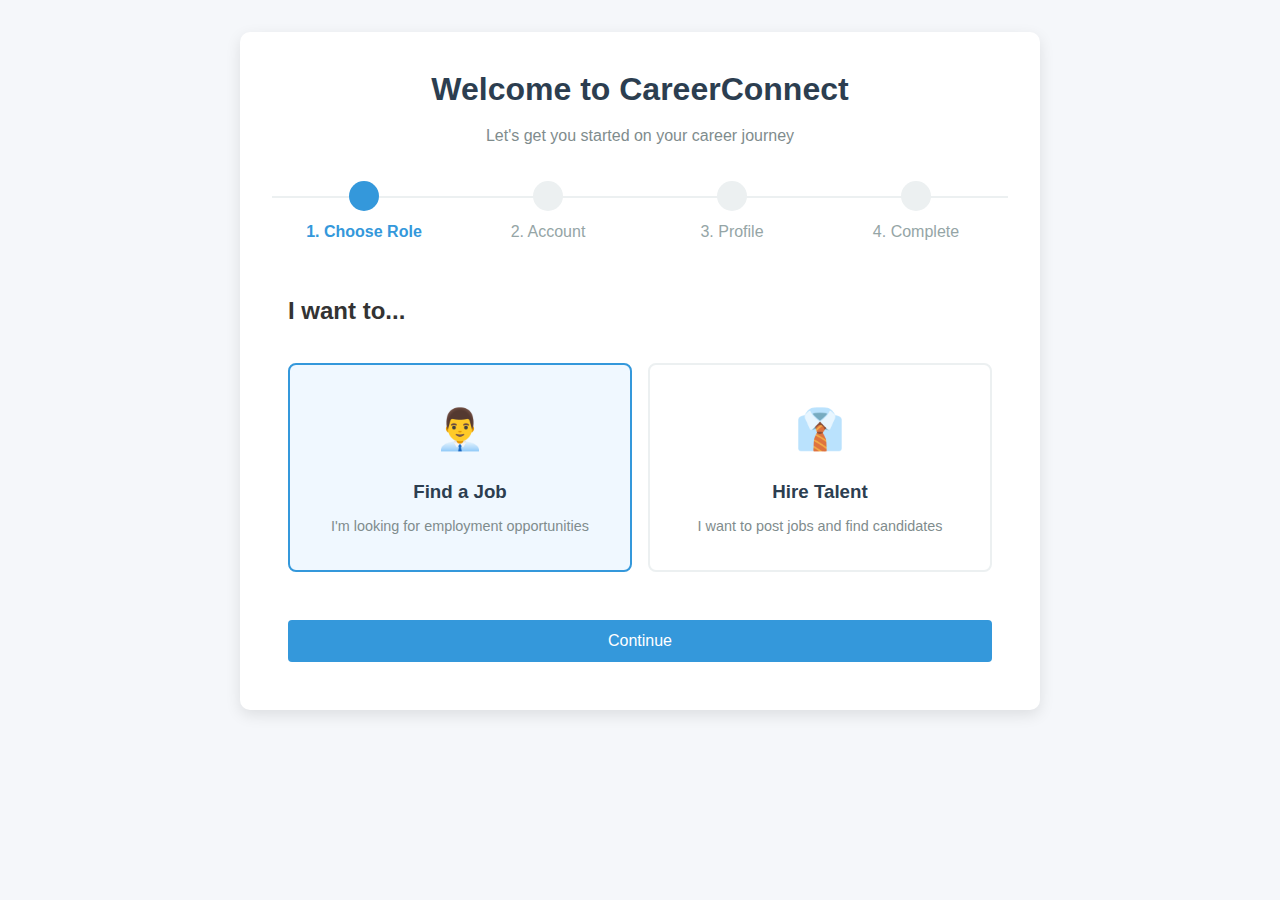
<file: index.html>
<!DOCTYPE html>
<html lang="en">
<head>
    <meta charset="UTF-8">
    <meta name="viewport" content="width=device-width, initial-scale=1.0">
    <title>CareerConnect - Get Started</title>
    <link rel="stylesheet" href="styles.css">
</head>
<body>
    <div class="auth-container">
        <div class="auth-header">
            <h1>Welcome to CareerConnect</h1>
            <p>Let's get you started on your career journey</p>
        </div>
        
        <div class="auth-progress">
            <div class="progress-step active" data-step="1">1. Choose Role</div>
            <div class="progress-step" data-step="2">2. Account</div>
            <div class="progress-step" data-step="3">3. Profile</div>
            <div class="progress-step" data-step="4">4. Complete</div>
        </div>
        
        <form id="authForm" class="auth-form">
            <!-- Step 1: Role Selection -->
            <div class="form-step active" data-step="1">
                <h2>I want to...</h2>
                <div class="role-selection">
                    <input type="radio" name="role" id="jobSeeker" value="jobSeeker" checked>
                    <label for="jobSeeker" class="role-card">
                        <div class="role-icon">👨‍💼</div>
                        <h3>Find a Job</h3>
                        <p>I'm looking for employment opportunities</p>
                    </label>
                    
                    <input type="radio" name="role" id="employer" value="employer">
                    <label for="employer" class="role-card">
                        <div class="role-icon">👔</div>
                        <h3>Hire Talent</h3>
                        <p>I want to post jobs and find candidates</p>
                    </label>
                </div>
                <button type="button" class="btn next-btn">Continue</button>
            </div>
            
            <!-- Step 2: Login/Signup -->
            <div class="form-step" data-step="2">
                <div class="auth-toggle">
                    <button type="button" class="toggle-btn active" data-mode="login">Login</button>
                    <button type="button" class="toggle-btn" data-mode="signup">Sign Up</button>
                </div>
                
                <div class="auth-mode" id="loginForm">
                    <h2>Login to Your Account</h2>
                    <div class="form-group">
                        <label for="loginEmail">Email</label>
                        <input type="email" id="loginEmail" required>
                    </div>
                    <div class="form-group">
                        <label for="loginPassword">Password</label>
                        <input type="password" id="loginPassword" required>
                    </div>
                    <div class="form-options">
                        <label class="remember-me">
                            <input type="checkbox"> Remember me
                        </label>
                        <a href="#" class="forgot-password">Forgot password?</a>
                    </div>
                    <button type="button" class="btn auth-btn">Login</button>
                    <div class="social-login">
                        <p>Or login with:</p>
                        <div class="social-buttons">
                            <button type="button" class="social-btn google">Google</button>
                            <button type="button" class="social-btn linkedin">LinkedIn</button>
                        </div>
                    </div>
                </div>
                
                <div class="auth-mode hidden" id="signupForm">
                    <h2>Create Your Account</h2>
                    <div class="form-group">
                        <label for="signupName">Full Name</label>
                        <input type="text" id="signupName" required>
                    </div>
                    <div class="form-group">
                        <label for="signupEmail">Email</label>
                        <input type="email" id="signupEmail" required>
                    </div>
                    <div class="form-group">
                        <label for="signupPassword">Password</label>
                        <input type="password" id="signupPassword" required>
                    </div>
                    <div class="form-group">
                        <label for="confirmPassword">Confirm Password</label>
                        <input type="password" id="confirmPassword" required>
                    </div>
                    <div class="form-group terms">
                        <input type="checkbox" id="agreeTerms" required>
                        <label for="agreeTerms">I agree to the <a href="#">Terms of Service</a> and <a href="#">Privacy Policy</a></label>
                    </div>
                    <button type="button" class="btn auth-btn">Sign Up</button>
                </div>
                
                <div class="form-navigation">
                    <button type="button" class="btn back-btn">Back</button>
                    <button type="button" class="btn next-btn">Continue</button>
                </div>
            </div>
            
            <!-- Step 3: Profile Setup -->
            <div class="form-step" data-step="3">
                <h2>Complete Your Profile</h2>
                <div id="jobSeekerProfile">
                    <div class="form-group">
                        <label for="jobTitle">Desired Job Title</label>
                        <input type="text" id="jobTitle" placeholder="e.g. Software Developer">
                    </div>
                    <div class="form-group">
                        <label for="experienceLevel">Experience Level</label>
                        <select id="experienceLevel">
                            <option value="">Select</option>
                            <option value="entry">Entry Level</option>
                            <option value="mid">Mid Level</option>
                            <option value="senior">Senior Level</option>
                        </select>
                    </div>
                    <div class="form-group">
                        <label for="skills">Key Skills</label>
                        <input type="text" id="skills" placeholder="e.g. JavaScript, Python, Project Management">
                    </div>
                    <div class="form-group">
                        <label for="resume">Upload Resume</label>
                        <input type="file" id="resume" accept=".pdf,.doc,.docx">
                    </div>
                </div>
                
                <div id="employerProfile" class="hidden">
                    <div class="form-group">
                        <label for="companyName">Company Name</label>
                        <input type="text" id="companyName">
                    </div>
                    <div class="form-group">
                        <label for="companySize">Company Size</label>
                        <select id="companySize">
                            <option value="">Select</option>
                            <option value="1-10">1-10 employees</option>
                            <option value="11-50">11-50 employees</option>
                            <option value="51-200">51-200 employees</option>
                            <option value="201-500">201-500 employees</option>
                            <option value="501+">501+ employees</option>
                        </select>
                    </div>
                    <div class="form-group">
                        <label for="industry">Industry</label>
                        <input type="text" id="industry" placeholder="e.g. Technology, Healthcare, Finance">
                    </div>
                    <div class="form-group">
                        <label for="website">Company Website</label>
                        <input type="url" id="website" placeholder="https://">
                    </div>
                </div>
                
                <div class="form-navigation">
                    <button type="button" class="btn back-btn">Back</button>
                    <button type="button" class="btn next-btn">Complete Profile</button>
                </div>
            </div>
            
            <!-- Step 4: Completion -->
            <div class="form-step" data-step="4">
                <div class="completion-message">
                    <div class="checkmark">✓</div>
                    <h2>Setup Complete!</h2>
                    <p id="completionText">Your job seeker profile has been created successfully. You can now start browsing and applying for jobs.</p>
                    <button type="button" class="btn finish-btn" >Go to Dashboard</button>
                </div>
            </div>
        </form>
    </div>
    
    <script>
      document.addEventListener('DOMContentLoaded', function() {
    // DOM Elements
    const form = document.getElementById('authForm');
    const steps = document.querySelectorAll('.form-step');
    const progressSteps = document.querySelectorAll('.progress-step');
    const nextButtons = document.querySelectorAll('.next-btn');
    const backButtons = document.querySelectorAll('.back-btn');
    const roleSelection = document.querySelectorAll('input[name="role"]');
    const toggleButtons = document.querySelectorAll('.toggle-btn');
    const authModes = document.querySelectorAll('.auth-mode');
    const jobSeekerProfile = document.getElementById('jobSeekerProfile');
    const employerProfile = document.getElementById('employerProfile');
    const completionText = document.getElementById('completionText');
    const loginBtn = document.querySelector('#loginForm .auth-btn');
    const signupBtn = document.querySelector('#signupForm .auth-btn');
    
    let currentStep = 1;
    let selectedRole = 'jobSeeker';
    
    // Initialize
    updateProgress();
    
    // Prevent form submission
    form.addEventListener('submit', function(e) {
        e.preventDefault();
    });
    
    // Role Selection
    roleSelection.forEach(radio => {
        radio.addEventListener('change', function() {
            selectedRole = this.value;
        });
    });
    
    // Auth Toggle (Login/Signup)
    toggleButtons.forEach(button => {
        button.addEventListener('click', function() {
            const mode = this.dataset.mode;
            
            // Update active button
            toggleButtons.forEach(btn => btn.classList.remove('active'));
            this.classList.add('active');
            
            // Show correct form
            authModes.forEach(form => form.classList.add('hidden'));
            document.getElementById(`${mode}Form`).classList.remove('hidden');
        });
    });
    
    // Login Button - Redirect to home
    if (loginBtn) {
        loginBtn.addEventListener('click', function(e) {
            e.preventDefault();
            if (validateLogin()) {
                // Redirect to home page after successful login
                window.location.href = 'home.html'; // Change to your home page URL
            }
        });
    }
    
    // Signup Button - Continue to profile setup
    if (signupBtn) {
        signupBtn.addEventListener('click', function(e) {
            e.preventDefault();
            if (validateSignup()) {
                currentStep = 3; // Skip to profile setup
                updateProgress();
            }
        });
    }
    
    // Next Button (for step 1)
    nextButtons.forEach(button => {
        button.addEventListener('click', function(e) {
            e.preventDefault();
            if (currentStep === 1) {
                currentStep++;
                updateProgress();
            }
        });
    });
    
    // Back Button
    backButtons.forEach(button => {
        button.addEventListener('click', function(e) {
            e.preventDefault();
            currentStep--;
            updateProgress();
        });
    });
    
    // Finish Button (after profile setup)
    const finishButton = document.querySelector('.finish-btn');
    if (finishButton) {
        finishButton.addEventListener('click', function(e) {
            e.preventDefault();
            // Redirect to home page after profile completion
            window.location.href = 'home.html'; // Change to your home page URL
        });
    }
    
    // Update progress steps and form display
    function updateProgress() {
        // Update form steps
        steps.forEach(step => {
            if (parseInt(step.dataset.step) === currentStep) {
                step.classList.add('active');
            } else {
                step.classList.remove('active');
            }
        });
        
        // Update progress indicators
        progressSteps.forEach(step => {
            if (parseInt(step.dataset.step) <= currentStep) {
                step.classList.add('active');
            } else {
                step.classList.remove('active');
            }
        });
        
        // Show correct profile form based on role
        if (currentStep === 3) {
            if (selectedRole === 'jobSeeker') {
                jobSeekerProfile.classList.remove('hidden');
                employerProfile.classList.add('hidden');
            } else {
                jobSeekerProfile.classList.add('hidden');
                employerProfile.classList.remove('hidden');
            }
        }
    }
    
    // Validate login form
    function validateLogin() {
        const email = document.getElementById('loginEmail').value;
        const password = document.getElementById('loginPassword').value;
        let isValid = true;
        
        if (!email.trim()) {
            document.getElementById('loginEmail').style.borderColor = '#e74c3c';
            isValid = false;
        } else {
            document.getElementById('loginEmail').style.borderColor = '#ddd';
        }
        
        if (!password.trim()) {
            document.getElementById('loginPassword').style.borderColor = '#e74c3c';
            isValid = false;
        } else {
            document.getElementById('loginPassword').style.borderColor = '#ddd';
        }
        
        return isValid;
    }
    
    // Validate signup form
    function validateSignup() {
        const name = document.getElementById('signupName').value;
        const email = document.getElementById('signupEmail').value;
        const password = document.getElementById('signupPassword').value;
        const confirmPassword = document.getElementById('confirmPassword').value;
        const agreeTerms = document.getElementById('agreeTerms').checked;
        let isValid = true;
        
        if (!name.trim()) {
            document.getElementById('signupName').style.borderColor = '#e74c3c';
            isValid = false;
        } else {
            document.getElementById('signupName').style.borderColor = '#ddd';
        }
        
        if (!email.trim()) {
            document.getElementById('signupEmail').style.borderColor = '#e74c3c';
            isValid = false;
        } else {
            document.getElementById('signupEmail').style.borderColor = '#ddd';
        }
        
        if (!password.trim()) {
            document.getElementById('signupPassword').style.borderColor = '#e74c3c';
            isValid = false;
        } else {
            document.getElementById('signupPassword').style.borderColor = '#ddd';
        }
        
        if (password !== confirmPassword) {
            document.getElementById('confirmPassword').style.borderColor = '#e74c3c';
            alert('Passwords do not match!');
            isValid = false;
        } else {
            document.getElementById('confirmPassword').style.borderColor = '#ddd';
        }
        
        if (!agreeTerms) {
            alert('You must agree to the terms and conditions');
            isValid = false;
        }
        
        return isValid;
    }
    
    // Social login buttons
    document.querySelector('.social-btn.google')?.addEventListener('click', function(e) {
        e.preventDefault();
        // Redirect to home after social login (simulated)
        window.location.href = 'home.html';
    });
    
    document.querySelector('.social-btn.linkedin')?.addEventListener('click', function(e) {
        e.preventDefault();
        // Redirect to home after social login (simulated)
        window.location.href = 'home.html';
    });
});
    </script>
</body>
</html>
</file>
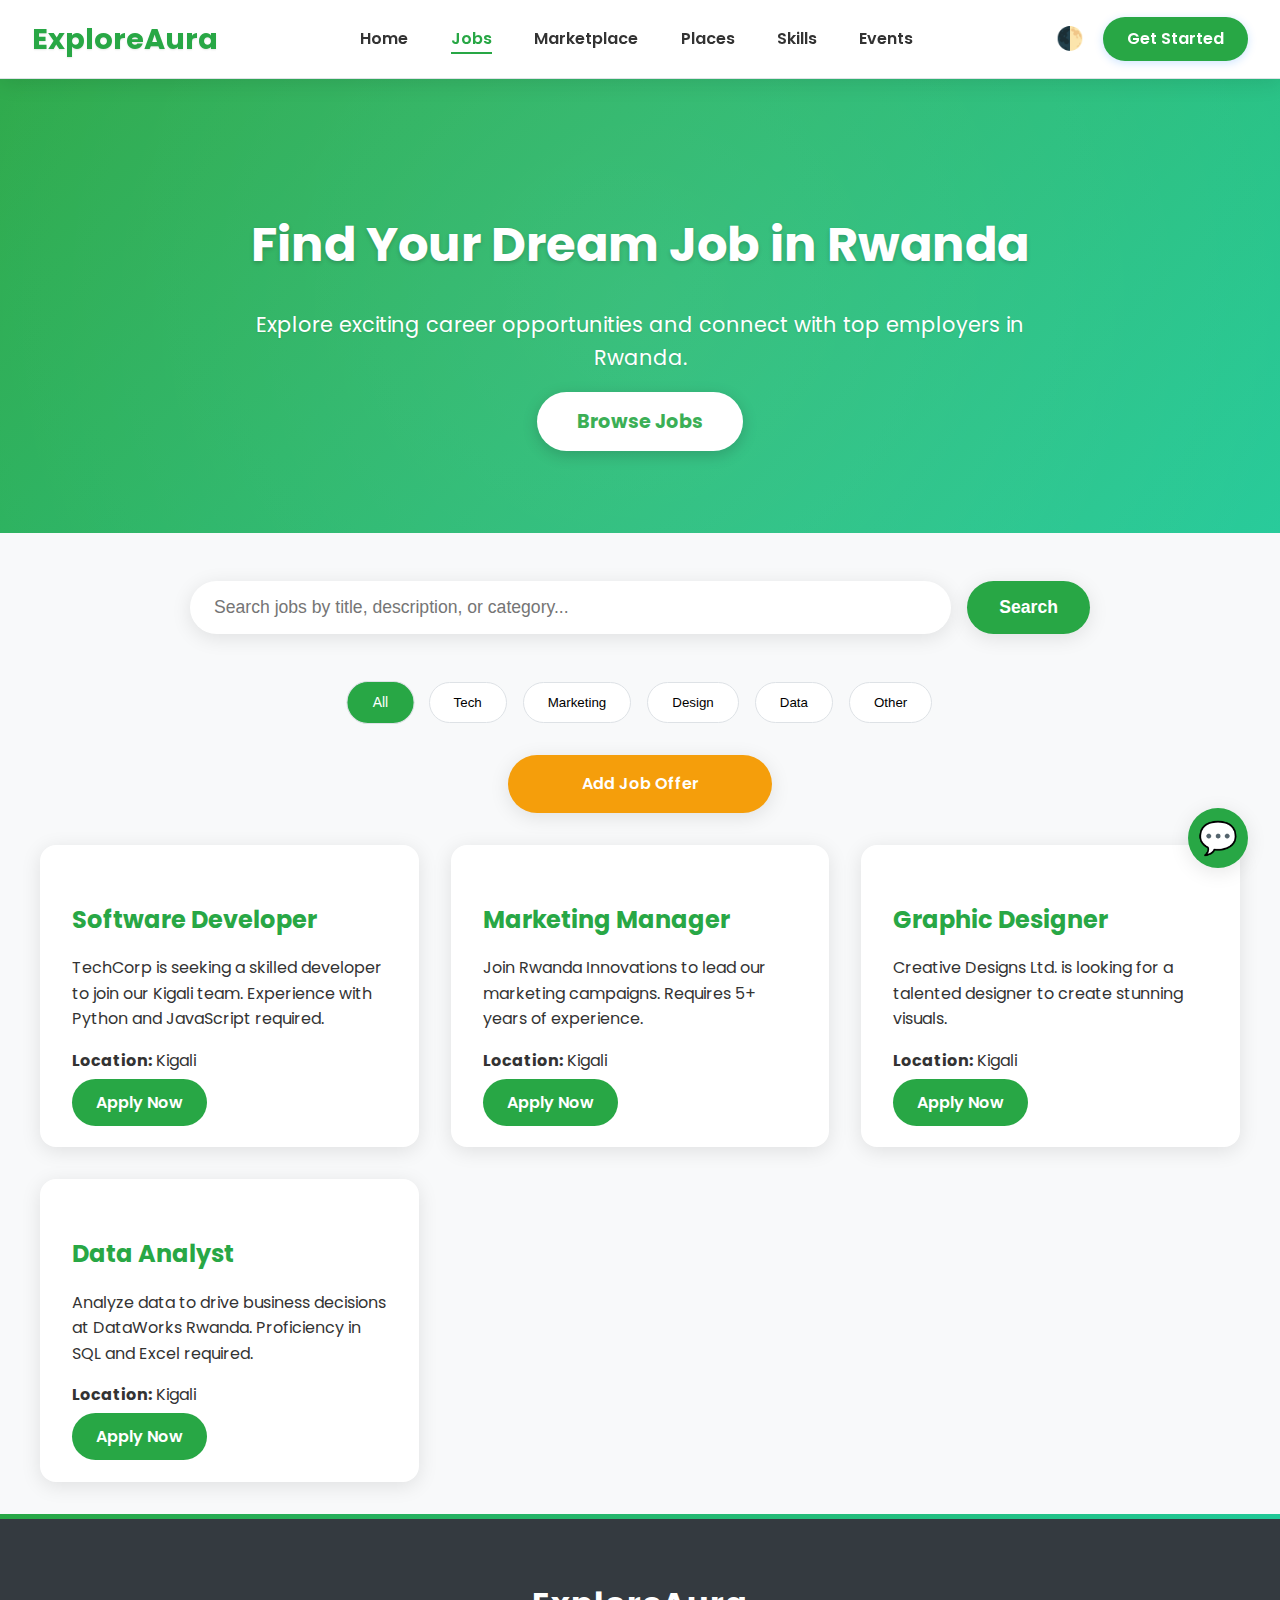
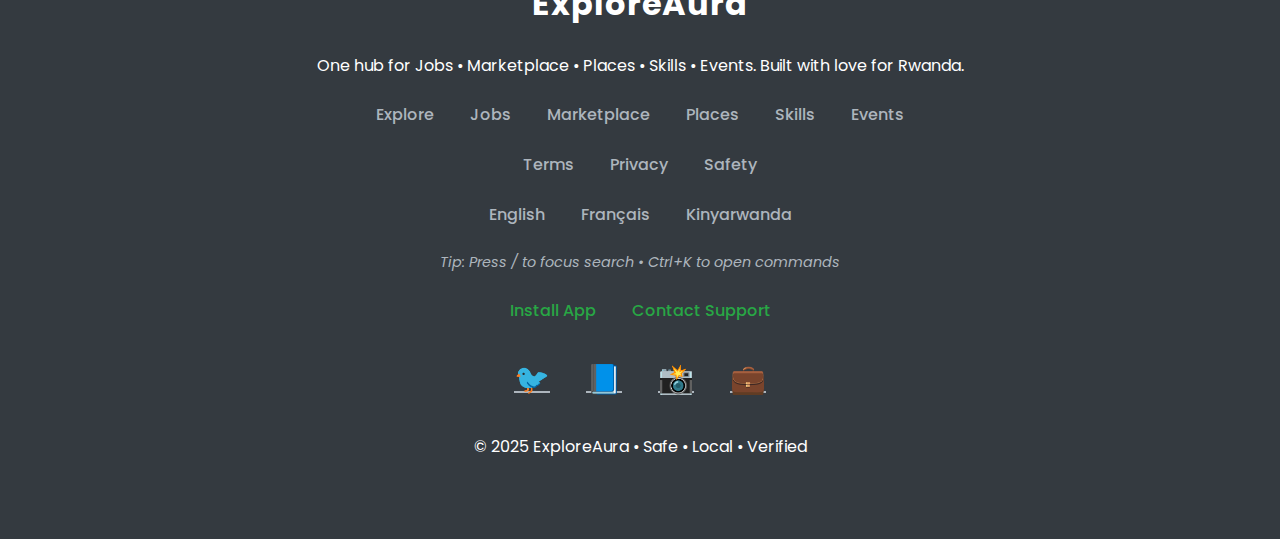
<file: Jobs.html>
<!DOCTYPE html>
<html lang="en">
<head>
  <meta charset="UTF-8">
  <meta name="viewport" content="width=device-width, initial-scale=1.0">
  <meta name="description" content="Find job opportunities in Rwanda with ExploreAura. Explore careers and connect with employers.">
  <meta name="keywords" content="Rwanda, jobs, careers, employment, Kigali">
  <title>Jobs - ExploreAura</title>
  <link href="https://fonts.googleapis.com/css2?family=Poppins:wght@300;400;600;700&display=swap" rel="stylesheet">
  <style>
    :root {
      --primary-color: #28a745;
      --secondary-color: #218838;
      --text-color: #333;
      --bg-color: #f8f9fa;
      --card-bg: #fff;
      --border-color: #dee2e6;
      --hero-bg: #e9ecef;
      --footer-bg: #343a40;
      --footer-text: #adb5bd;
      --shadow: 0 4px 20px rgba(0, 0, 0, 0.1);
      --accent-color: #f59e0b;
      --gradient: linear-gradient(135deg, #28a745, #20c997);
    }

    body {
      font-family: 'Poppins', sans-serif;
      margin: 0;
      padding: 0;
      background-color: var(--bg-color);
      color: var(--text-color);
      line-height: 1.6;
      scroll-behavior: smooth;
      animation: fadeInBody 1s ease-in-out;
    }

    @keyframes fadeInBody {
      from { opacity: 0; }
      to { opacity: 1; }
    }

    body.dark-mode {
      --primary-color: #51cf66;
      --secondary-color: #37b24d;
      --text-color: #e9ecef;
      --bg-color: #212529;
      --card-bg: #343a40;
      --border-color: #495057;
      --hero-bg: #343a40;
      --footer-bg: #1c2526;
      --footer-text: #adb5bd;
      --gradient: linear-gradient(135deg, #51cf66, #40c057);
    }

    /* Header */
    header {
      background-color: var(--card-bg);
      border-bottom: 1px solid var(--border-color);
      padding: 1rem 2rem;
      display: flex;
      justify-content: space-between;
      align-items: center;
      position: sticky;
      top: 0;
      z-index: 1000;
      box-shadow: var(--shadow);
      animation: slideInFromTop 0.5s ease-out;
      transition: background-color 0.3s;
    }

    header.scrolled {
      background-color: rgba(255, 255, 255, 0.95);
    }

    body.dark-mode header.scrolled {
      background-color: rgba(52, 58, 64, 0.95);
    }

    @keyframes slideInFromTop {
      from { transform: translateY(-100%); }
      to { transform: translateY(0); }
    }

    .logo {
      font-size: 1.8rem;
      font-weight: 700;
      color: var(--primary-color);
      text-shadow: 0 1px 2px rgba(0, 0, 0, 0.1);
    }

    nav a {
      margin: 0 1.2rem;
      text-decoration: none;
      color: var(--text-color);
      font-weight: 600;
      position: relative;
      transition: color 0.3s;
    }

    nav a::after {
      content: '';
      position: absolute;
      bottom: -4px;
      left: 0;
      width: 0;
      height: 2px;
      background-color: var(--primary-color);
      transition: width 0.3s;
    }

    nav a:hover::after, nav a.active::after {
      width: 100%;
    }

    nav a:hover, nav a.active {
      color: var(--primary-color);
    }

    .header-right {
      display: flex;
      align-items: center;
      gap: 1.2rem;
    }

    .header-right select {
      border: none;
      background: transparent;
      color: var(--text-color);
      font-size: 1rem;
      cursor: pointer;
      font-weight: 500;
    }

    .theme-toggle {
      cursor: pointer;
      font-size: 1.4rem;
      transition: transform 0.3s;
    }

    .theme-toggle:hover {
      transform: rotate(180deg);
    }

    .get-started {
      background-color: var(--primary-color);
      color: #fff;
      padding: 0.6rem 1.5rem;
      border-radius: 50px;
      text-decoration: none;
      font-weight: 600;
      box-shadow: 0 2px 10px rgba(0, 123, 255, 0.2);
      transition: background-color 0.3s, transform 0.2s, box-shadow 0.3s;
    }

    .get-started:hover {
      background-color: var(--secondary-color);
      transform: translateY(-2px);
      box-shadow: 0 4px 15px rgba(0, 123, 255, 0.3);
    }

    /* Hero */
    .hero {
      text-align: center;
      padding: 6rem 2rem;
      background: var(--gradient);
      color: #fff;
      position: relative;
      overflow: hidden;
      animation: fadeIn 1s ease-in;
    }

    .hero::before {
      content: '';
      position: absolute;
      top: -50%;
      left: -50%;
      width: 200%;
      height: 200%;
      background: radial-gradient(circle, rgba(255,255,255,0.1) 0%, rgba(255,255,255,0) 80%);
      animation: rotate 20s linear infinite;
    }

    @keyframes rotate {
      from { transform: rotate(0deg); }
      to { transform: rotate(360deg); }
    }

    .hero h1 {
      font-size: 3rem;
      margin-bottom: 1.5rem;
      text-shadow: 0 2px 4px rgba(0,0,0,0.2);
      animation: bounceIn 0.8s;
    }

    .hero p {
      font-size: 1.3rem;
      max-width: 800px;
      margin: 0 auto 2rem;
      text-shadow: 0 1px 2px rgba(0,0,0,0.1);
      animation: fadeIn 1s 0.5s backwards;
    }

    .hero-cta {
      background-color: #fff;
      color: var(--primary-color);
      padding: 1rem 2.5rem;
      border-radius: 50px;
      text-decoration: none;
      font-weight: 700;
      font-size: 1.2rem;
      box-shadow: 0 4px 15px rgba(0, 0, 0, 0.2);
      transition: background-color 0.3s, transform 0.2s, box-shadow 0.3s;
    }

    .hero-cta:hover {
      background-color: var(--secondary-color);
      color: #fff;
      transform: translateY(-3px);
      box-shadow: 0 6px 20px rgba(0, 0, 0, 0.25);
    }

    /* Search Bar */
    .search-bar {
      max-width: 900px;
      margin: 3rem auto;
      padding: 0 1rem;
      display: flex;
      gap: 1rem;
      position: relative;
      animation: slideInFromLeft 0.7s;
    }

    .search-input {
      flex: 1;
      padding: 1rem 1.5rem;
      border: none;
      border-radius: 50px;
      background-color: var(--card-bg);
      font-size: 1.1rem;
      box-shadow: var(--shadow);
      transition: box-shadow 0.3s;
    }

    .search-input:focus {
      box-shadow: 0 0 0 3px rgba(0, 123, 255, 0.2);
    }

    .search-btn {
      background-color: var(--primary-color);
      color: #fff;
      padding: 1rem 2rem;
      border-radius: 50px;
      border: none;
      cursor: pointer;
      font-weight: 600;
      font-size: 1.1rem;
      box-shadow: var(--shadow);
      transition: background-color 0.3s, transform 0.2s;
    }

    .search-btn:hover {
      background-color: var(--secondary-color);
      transform: translateY(-2px);
    }

    /* Category Panel */
    .category-panel {
      max-width: 1200px;
      margin: 2rem auto;
      padding: 0 1rem;
      display: flex;
      flex-wrap: wrap;
      gap: 1rem;
      justify-content: center;
    }

    .category-btn {
      background-color: var(--card-bg);
      border: 1px solid var(--border-color);
      padding: 0.75rem 1.5rem;
      border-radius: 50px;
      cursor: pointer;
      font-weight: 500;
      transition: background-color 0.3s, color 0.3s, transform 0.2s;
    }

    .category-btn.active, .category-btn:hover {
      background-color: var(--primary-color);
      color: #fff;
      transform: scale(1.05);
    }

    /* Job Listings */
    .job-listings {
      max-width: 1200px;
      margin: 2rem auto;
      padding: 0 1rem;
      display: grid;
      grid-template-columns: repeat(auto-fit, minmax(300px, 1fr));
      gap: 2rem;
    }

    .job-card {
      background: var(--card-bg);
      border: none;
      padding: 2rem;
      border-radius: 1rem;
      box-shadow: var(--shadow);
      transition: transform 0.3s, box-shadow 0.3s;
      animation: fadeInCard 0.5s ease-in;
    }

    .job-card.hidden {
      display: none;
    }

    .job-card:hover {
      transform: translateY(-10px);
      box-shadow: 0 8px 30px rgba(0,0,0,0.15);
    }

    .job-card h3 {
      font-size: 1.5rem;
      margin-bottom: 0.5rem;
      color: var(--primary-color);
    }

    .job-card p {
      font-size: 1rem;
      margin-bottom: 1rem;
    }

    .job-card a {
      background-color: var(--primary-color);
      color: #fff;
      padding: 0.75rem 1.5rem;
      border-radius: 50px;
      text-decoration: none;
      font-weight: 600;
      transition: background-color 0.3s, transform 0.2s;
    }

    .job-card a:hover {
      background-color: var(--secondary-color);
      transform: scale(1.05);
    }

    /* Add Job Button */
    .add-job-btn {
      display: block;
      max-width: 200px;
      margin: 2rem auto;
      background-color: var(--accent-color);
      color: #fff;
      padding: 1rem 2rem;
      border-radius: 50px;
      text-decoration: none;
      text-align: center;
      font-weight: 600;
      box-shadow: var(--shadow);
      transition: background-color 0.3s, transform 0.2s;
    }

    .add-job-btn:hover {
      background-color: #e68a00;
      transform: translateY(-2px);
    }

    /* Modal */
    .modal {
      display: none;
      position: fixed;
      top: 0;
      left: 0;
      width: 100%;
      height: 100%;
      background-color: rgba(0, 0, 0, 0.5);
      z-index: 2000;
      justify-content: center;
      align-items: center;
    }

    .modal-content {
      background-color: var(--card-bg);
      padding: 2rem;
      border-radius: 1rem;
      max-width: 500px;
      width: 90%;
      box-shadow: var(--shadow);
      animation: fadeIn 0.3s ease-in;
    }

    .modal-content h2 {
      font-size: 1.8rem;
      margin-bottom: 1.5rem;
      color: var(--primary-color);
    }

    .modal-content form {
      display: flex;
      flex-direction: column;
      gap: 1rem;
    }

    .modal-content input, .modal-content textarea, .modal-content select {
      padding: 0.75rem;
      border: 1px solid var(--border-color);
      border-radius: 0.375rem;
      font-size: 1rem;
    }

    .modal-content textarea {
      resize: vertical;
      min-height: 100px;
    }

    .modal-content button[type="submit"] {
      background-color: var(--primary-color);
      color: #fff;
      padding: 0.75rem 1.5rem;
      border-radius: 50px;
      border: none;
      cursor: pointer;
      font-weight: 600;
      transition: background-color 0.3s, transform 0.2s;
    }

    .modal-content button[type="submit"]:hover {
      background-color: var(--secondary-color);
      transform: scale(1.05);
    }

    .modal-close {
      position: absolute;
      top: 1rem;
      right: 1rem;
      font-size: 1.5rem;
      cursor: pointer;
      color: var(--text-color);
      transition: color 0.3s;
    }

    .modal-close:hover {
      color: var(--primary-color);
    }

    /* Footer */
    footer {
      background-color: var(--footer-bg);
      color: #fff;
      padding: 4rem 2rem;
      text-align: center;
      position: relative;
    }

    footer::before {
      content: '';
      position: absolute;
      top: 0;
      left: 0;
      width: 100%;
      height: 5px;
      background: var(--gradient);
    }

    .footer-logo {
      font-size: 2rem;
      font-weight: 700;
      margin-bottom: 1.5rem;
      letter-spacing: 1px;
    }

    .footer-description {
      max-width: 800px;
      margin: 0 auto 2rem;
      font-size: 1.1rem;
    }

    .footer-links, .footer-policies, .footer-languages {
      margin: 1.5rem 0;
    }

    .footer-links a, .footer-policies a, .footer-languages a {
      color: var(--footer-text);
      text-decoration: none;
      margin: 0 1rem;
      font-weight: 500;
      transition: color 0.3s;
    }

    .footer-links a:hover, .footer-policies a:hover, .footer-languages a:hover {
      color: #fff;
    }

    .footer-tip {
      color: var(--footer-text);
      font-size: 0.9rem;
      margin: 1.5rem 0;
      font-style: italic;
    }

    .footer-actions a {
      color: var(--primary-color);
      text-decoration: none;
      margin: 0 1rem;
      font-weight: 500;
      transition: color 0.3s;
    }

    .footer-actions a:hover {
      color: var(--secondary-color);
    }

    .social-links {
      margin: 2rem 0;
    }

    .social-links a {
      color: var(--footer-text);
      font-size: 1.8rem;
      margin: 0 1rem;
      transition: color 0.3s, transform 0.2s;
    }

    .social-links a:hover {
      color: var(--primary-color);
      transform: scale(1.2);
    }

    /* Chat Widget */
    .chat-widget {
      position: fixed;
      bottom: 2rem;
      right: 2rem;
      z-index: 1000;
      transition: all 0.3s ease-in-out;
    }

    .chat-widget.collapsed {
      width: 60px;
      height: 60px;
      background-color: var(--primary-color);
      border-radius: 50%;
      display: flex;
      align-items: center;
      justify-content: center;
      box-shadow: var(--shadow);
      cursor: pointer;
    }

    .chat-widget.collapsed .chat-icon {
      font-size: 2rem;
      color: #fff;
    }

    .chat-widget.expanded {
      background-color: var(--card-bg);
      border-radius: 1rem;
      padding: 1.5rem;
      box-shadow: var(--shadow);
      width: 350px;
      animation: expandChat 0.3s ease-out;
    }

    @keyframes expandChat {
      from { transform: scale(0); opacity: 0; }
      to { transform: scale(1); opacity: 1; }
    }

    .chat-widget.collapsed .chat-content {
      display: none;
    }

    .chat-content {
      display: flex;
      flex-direction: column;
    }

    .chat-widget h4 {
      margin: 0 0 1.5rem;
      font-size: 1.2rem;
      color: var(--primary-color);
    }

    .chat-close {
      position: absolute;
      top: 1rem;
      right: 1rem;
      font-size: 1.5rem;
      cursor: pointer;
      color: var(--text-color);
      transition: color 0.3s;
    }

    .chat-close:hover {
      color: var(--primary-color);
    }

    .chat-options {
      display: flex;
      flex-direction: column;
      gap: 1rem;
    }

    .chat-options a {
      color: var(--text-color);
      text-decoration: none;
      padding: 0.5rem 1rem;
      border-radius: 0.375rem;
      transition: background-color 0.3s, color 0.3s;
    }

    .chat-options a:hover {
      background-color: var(--primary-color);
      color: #fff;
    }

    .chat-input {
      display: flex;
      gap: 0.5rem;
      margin-top: 1.5rem;
    }

    .chat-input input {
      flex-grow: 1;
      padding: 0.75rem;
      border: 1px solid var(--border-color);
      border-radius: 0.375rem;
      font-size: 1rem;
    }

    .chat-input button {
      background-color: var(--primary-color);
      color: #fff;
      border: none;
      padding: 0.75rem 1.5rem;
      border-radius: 0.375rem;
      cursor: pointer;
      font-weight: 500;
      transition: background-color 0.3s;
    }

    .chat-input button:hover {
      background-color: var(--secondary-color);
    }

    /* Responsive Design */
    @media (max-width: 768px) {
      .hero h1 {
        font-size: 2rem;
      }

      .hero p {
        font-size: 1.1rem;
      }

      .search-bar {
        flex-direction: column;
      }

      .category-panel {
        flex-direction: column;
        align-items: center;
      }

      .job-listings {
        grid-template-columns: 1fr;
      }

      .chat-widget.expanded {
        width: 90%;
        right: 5%;
      }

      .modal-content {
        width: 95%;
      }
    }

    /* Keyframes */
    @keyframes fadeIn {
      from { opacity: 0; transform: translateY(20px); }
      to { opacity: 1; transform: translateY(0); }
    }

    @keyframes bounceIn {
      0% { transform: scale(0.8); opacity: 0; }
      50% { transform: scale(1.1); }
      100% { transform: scale(1); opacity: 1; }
    }

    @keyframes fadeInCard {
      from { opacity: 0; transform: translateY(20px); }
      to { opacity: 1; transform: translateY(0); }
    }

    @keyframes slideInFromLeft {
      from { transform: translateX(-50px); opacity: 0; }
      to { transform: translateX(0); opacity: 1; }
    }
  </style>
</head>
<body>
  <!-- Header -->
  <header>
    <div class="logo">ExploreAura</div>
    <nav>
      <a href="home.html">Home</a>
      <a href="Jobs.html" class="active">Jobs</a>
      <a href="marketplace.html">Marketplace</a>
      <a href="places.html">Places</a>
      <a href="skill.html">Skills</a>
      <a href="event.html">Events</a>
    </nav>
    <div class="header-right">
      <span class="theme-toggle" aria-label="Toggle Theme">🌓</span>
      <a href="index.html" class="get-started">Get Started</a>
    </div>
  </header>

  <!-- Hero -->
  <section class="hero">
    <h1>Find Your Dream Job in Rwanda</h1>
    <p>Explore exciting career opportunities and connect with top employers in Rwanda.</p>
    <a href="#job-listings" class="hero-cta">Browse Jobs</a>
  </section>

  <!-- Search Bar -->
  <section class="search-bar">
    <input type="text" id="job-search" class="search-input" placeholder="Search jobs by title, description, or category...">
    <button class="search-btn">Search</button>
  </section>

  <!-- Category Panel -->
  <section class="category-panel">
    <button class="category-btn active" data-category="all">All</button>
    <button class="category-btn" data-category="Tech">Tech</button>
    <button class="category-btn" data-category="Marketing">Marketing</button>
    <button class="category-btn" data-category="Design">Design</button>
    <button class="category-btn" data-category="Data">Data</button>
    <button class="category-btn" data-category="Other">Other</button>
  </section>

  <!-- Add Job Button -->
  <a href="#" class="add-job-btn" id="add-job-btn">Add Job Offer</a>

  <!-- Job Listings -->
  <section class="job-listings" id="job-listings">
    <div class="job-card" data-category="Tech">
      <h3>Software Developer</h3>
      <p>TechCorp is seeking a skilled developer to join our Kigali team. Experience with Python and JavaScript required.</p>
      <a href="#">Apply Now</a>
    </div>
    <div class="job-card" data-category="Marketing">
      <h3>Marketing Manager</h3>
      <p>Join Rwanda Innovations to lead our marketing campaigns. Requires 5+ years of experience.</p>
      <a href="#">Apply Now</a>
    </div>
    <div class="job-card" data-category="Design">
      <h3>Graphic Designer</h3>
      <p>Creative Designs Ltd. is looking for a talented designer to create stunning visuals.</p>
      <a href="#">Apply Now</a>
    </div>
    <div class="job-card" data-category="Data">
      <h3>Data Analyst</h3>
      <p>Analyze data to drive business decisions at DataWorks Rwanda. Proficiency in SQL and Excel required.</p>
      <a href="#">Apply Now</a>
    </div>
  </section>

  <!-- Modal for Adding Job -->
  <div class="modal" id="add-job-modal">
    <div class="modal-content">
      <span class="modal-close" id="modal-close">&times;</span>
      <h2>Add a Job Offer</h2>
      <form id="add-job-form">
        <input type="text" name="title" placeholder="Job Title" required>
        <textarea name="description" placeholder="Job Description" required></textarea>
        <select name="category" required>
          <option value="" disabled selected>Select Category</option>
          <option value="Tech">Tech</option>
          <option value="Marketing">Marketing</option>
          <option value="Design">Design</option>
          <option value="Data">Data</option>
          <option value="Other">Other</option>
        </select>
        <input type="text" name="location" placeholder="Location (e.g., Kigali)" required>
        <button type="submit">Submit Job</button>
      </form>
    </div>
  </div>

  <!-- Footer -->
  <footer>
    <div class="footer-logo">ExploreAura</div>
    <p>One hub for Jobs • Marketplace • Places • Skills • Events. Built with love for Rwanda.</p>
    <div class="footer-links">
      <a href="#">Explore</a>
      <a href="Jobs.html">Jobs</a>
      <a href="marketplace.html">Marketplace</a>
      <a href="places.html">Places</a>
      <a href="skill.html">Skills</a>
      <a href="event.html">Events</a>
    </div>
    <div class="footer-policies">
      <a href="#">Terms</a>
      <a href="#">Privacy</a>
      <a href="#">Safety</a>
    </div>
    <div class="footer-languages">
      <a href="#">English</a>
      <a href="#">Français</a>
      <a href="#">Kinyarwanda</a>
    </div>
    <div class="footer-tip">Tip: Press / to focus search • Ctrl+K to open commands</div>
    <div class="footer-actions">
      <a href="#">Install App</a>
      <a href="#">Contact Support</a>
    </div>
    <div class="social-links">
      <a href="#" aria-label="Twitter">🐦</a>
      <a href="#" aria-label="Facebook">📘</a>
      <a href="#" aria-label="Instagram">📸</a>
      <a href="#" aria-label="LinkedIn">💼</a>
    </div>
    <p>© 2025 ExploreAura • Safe • Local • Verified</p>
  </footer>

  <!-- Chat Widget -->
  <div class="chat-widget collapsed" id="chat-widget">
    <span class="chat-icon">💬</span>
    <div class="chat-content">
      <span class="chat-close">&times;</span>
      <h4>Need Help?</h4>
      <div class="chat-options">
        <a href="Jobs.html">Explore Jobs</a>
        <a href="marketplace.html">Shop Marketplace</a>
        <a href="places.html">Discover Places</a>
        <a href="skill.html">Learn Skills</a>
        <a href="event.html">Join Events</a>
      </div>
      <div class="chat-input">
        <input type="text" id="chat-input" placeholder="Ask a question...">
        <button id="chat-send">Send</button>
      </div>
    </div>
  </div>

  <script>
    // Job Data
    let jobs = [
      { title: "Software Developer", description: "TechCorp is seeking a skilled developer to join our Kigali team. Experience with Python and JavaScript required.", category: "Tech", location: "Kigali" },
      { title: "Marketing Manager", description: "Join Rwanda Innovations to lead our marketing campaigns. Requires 5+ years of experience.", category: "Marketing", location: "Kigali" },
      { title: "Graphic Designer", description: "Creative Designs Ltd. is looking for a talented designer to create stunning visuals.", category: "Design", location: "Kigali" },
      { title: "Data Analyst", description: "Analyze data to drive business decisions at DataWorks Rwanda. Proficiency in SQL and Excel required.", category: "Data", location: "Kigali" }
    ];

    // Render Jobs
    function renderJobs(filteredJobs) {
      const jobListings = document.getElementById('job-listings');
      jobListings.innerHTML = '';
      filteredJobs.forEach(job => {
        const jobCard = document.createElement('div');
        jobCard.classList.add('job-card');
        jobCard.setAttribute('data-category', job.category);
        jobCard.innerHTML = `
          <h3>${job.title}</h3>
          <p>${job.description}</p>
          <p><strong>Location:</strong> ${job.location}</p>
          <a href="#">Apply Now</a>
        `;
        jobListings.appendChild(jobCard);
      });
    }

    // Initial Render
    renderJobs(jobs);

    // Real-Time Search
    document.getElementById('job-search').addEventListener('input', (e) => {
      const query = e.target.value.toLowerCase();
      const filteredJobs = jobs.filter(job =>
        job.title.toLowerCase().includes(query) ||
        job.description.toLowerCase().includes(query) ||
        job.category.toLowerCase().includes(query) ||
        job.location.toLowerCase().includes(query)
      );
      renderJobs(filteredJobs);
    });

    // Category Filter
    const categoryButtons = document.querySelectorAll('.category-btn');
    categoryButtons.forEach(button => {
      button.addEventListener('click', () => {
        categoryButtons.forEach(btn => btn.classList.remove('active'));
        button.classList.add('active');
        const category = button.getAttribute('data-category');
        const filteredJobs = category === 'all' ? jobs : jobs.filter(job => job.category === category);
        renderJobs(filteredJobs);
      });
    });

    // Add Job Modal
    const addJobBtn = document.getElementById('add-job-btn');
    const addJobModal = document.getElementById('add-job-modal');
    const modalClose = document.getElementById('modal-close');
    const addJobForm = document.getElementById('add-job-form');

    addJobBtn.addEventListener('click', (e) => {
      e.preventDefault();
      addJobModal.style.display = 'flex';
    });

    modalClose.addEventListener('click', () => {
      addJobModal.style.display = 'none';
      addJobForm.reset();
    });

    addJobForm.addEventListener('submit', (e) => {
      e.preventDefault();
      const formData = new FormData(addJobForm);
      const newJob = {
        title: formData.get('title'),
        description: formData.get('description'),
        category: formData.get('category'),
        location: formData.get('location')
      };
      jobs.push(newJob);
      renderJobs(jobs);
      addJobModal.style.display = 'none';
      addJobForm.reset();
      alert('Job offer added successfully!');
    });

    // Header Scroll Effect
    window.addEventListener('scroll', () => {
      document.querySelector('header').classList.toggle('scrolled', window.scrollY > 0);
    });

    // Chat Widget Toggle
    const chatWidget = document.getElementById('chat-widget');
    const chatClose = document.querySelector('.chat-close');

    chatWidget.addEventListener('click', (e) => {
      if (chatWidget.classList.contains('collapsed') && !e.target.classList.contains('chat-close')) {
        chatWidget.classList.remove('collapsed');
        chatWidget.classList.add('expanded');
      }
    });

    if (chatClose) {
      chatClose.addEventListener('click', () => {
        chatWidget.classList.remove('expanded');
        chatWidget.classList.add('collapsed');
      });
    }

    // Chat Send
    document.getElementById('chat-send').addEventListener('click', () => {
      const message = document.getElementById('chat-input').value;
      if (message) {
        alert(`Message sent: ${message}`);
        document.getElementById('chat-input').value = '';
      }
    });

    // Theme Toggle
    document.querySelector('.theme-toggle').addEventListener('click', () => {
      document.body.classList.toggle('dark-mode');
    });

    // Get Started
    document.querySelector('.get-started').addEventListener('click', (e) => {
      e.preventDefault();
      alert('Welcome! Sign up or log in to get started.');
    });
  </script>
</body>
</html>
</file>
<file: styles.css>
/* Base Styles */
* {
    margin: 0;
    padding: 0;
    box-sizing: border-box;
    font-family: 'Segoe UI', Tahoma, Geneva, Verdana, sans-serif;
}

body {
    background-color: #f5f7fa;
    color: #333;
    line-height: 1.6;
}

.hidden {
    display: none !important;
}

/* Auth Container */
.auth-container {
    max-width: 800px;
    margin: 2rem auto;
    padding: 2rem;
    background: white;
    border-radius: 10px;
    box-shadow: 0 5px 15px rgba(0, 0, 0, 0.1);
}

.auth-header {
    text-align: center;
    margin-bottom: 2rem;
}

.auth-header h1 {
    color: #2c3e50;
    margin-bottom: 0.5rem;
}

.auth-header p {
    color: #7f8c8d;
}

/* Progress Steps */
.auth-progress {
    display: flex;
    justify-content: space-between;
    margin-bottom: 2rem;
    position: relative;
}

.auth-progress::before {
    content: '';
    position: absolute;
    top: 15px;
    left: 0;
    right: 0;
    height: 2px;
    background: #ecf0f1;
    z-index: 1;
}

.progress-step {
    text-align: center;
    position: relative;
    z-index: 2;
    color: #95a5a6;
    flex: 1;
}

.progress-step::before {
    content: '';
    display: block;
    width: 30px;
    height: 30px;
    margin: 0 auto 0.5rem;
    background: #ecf0f1;
    border-radius: 50%;
    line-height: 30px;
    color: white;
}

.progress-step.active::before {
    background: #3498db;
    color: white;
}

.progress-step.active {
    color: #3498db;
    font-weight: bold;
}

/* Form Steps */
.form-step {
    display: none;
    padding: 1rem;
}

.form-step.active {
    display: block;
}

/* Role Selection */
.role-selection {
    display: flex;
    gap: 1rem;
    margin: 2rem 0;
}

.role-selection input[type="radio"] {
    display: none;
}

.role-card {
    flex: 1;
    padding: 2rem;
    border: 2px solid #ecf0f1;
    border-radius: 8px;
    text-align: center;
    cursor: pointer;
    transition: all 0.3s ease;
}

.role-card:hover {
    border-color: #bdc3c7;
}

.role-selection input[type="radio"]:checked + .role-card {
    border-color: #3498db;
    background-color: #f0f8ff;
}

.role-icon {
    font-size: 2.5rem;
    margin-bottom: 1rem;
}

.role-card h3 {
    margin-bottom: 0.5rem;
    color: #2c3e50;
}

.role-card p {
    color: #7f8c8d;
    font-size: 0.9rem;
}

/* Auth Toggle */
.auth-toggle {
    display: flex;
    margin-bottom: 2rem;
    border-bottom: 1px solid #ecf0f1;
}

.toggle-btn {
    flex: 1;
    padding: 1rem;
    background: none;
    border: none;
    font-size: 1rem;
    cursor: pointer;
    position: relative;
    color: #95a5a6;
}

.toggle-btn.active {
    color: #3498db;
    font-weight: bold;
}

.toggle-btn.active::after {
    content: '';
    position: absolute;
    bottom: -1px;
    left: 0;
    right: 0;
    height: 3px;
    background: #3498db;
}

/* Form Groups */
.form-group {
    margin-bottom: 1.5rem;
}

.form-group label {
    display: block;
    margin-bottom: 0.5rem;
    font-weight: 500;
    color: #2c3e50;
}

.form-group input,
.form-group select {
    width: 100%;
    padding: 0.75rem;
    border: 1px solid #ddd;
    border-radius: 4px;
    font-size: 1rem;
}

.form-group input:focus,
.form-group select:focus {
    outline: none;
    border-color: #3498db;
    box-shadow: 0 0 0 2px rgba(52, 152, 219, 0.2);
}

.form-options {
    display: flex;
    justify-content: space-between;
    align-items: center;
    margin: 1rem 0;
}

.remember-me {
    display: flex;
    align-items: center;
    gap: 0.5rem;
    color: #7f8c8d;
}

.forgot-password {
    color: #3498db;
    text-decoration: none;
}

.forgot-password:hover {
    text-decoration: underline;
}

.terms {
    display: flex;
    align-items: center;
    gap: 0.5rem;
    margin-top: 1rem;
}

.terms label {
    margin: 0;
    font-weight: normal;
}

.terms a {
    color: #3498db;
    text-decoration: none;
}

.terms a:hover {
    text-decoration: underline;
}

/* Buttons */
.btn {
    display: inline-block;
    padding: 0.75rem 1.5rem;
    background: #3498db;
    color: white;
    border: none;
    border-radius: 4px;
    font-size: 1rem;
    cursor: pointer;
    transition: background 0.3s ease;
}

.btn:hover {
    background: #2980b9;
}

.next-btn, .finish-btn {
    width: 100%;
    margin-top: 1rem;
}

.back-btn {
    background: #95a5a6;
    margin-right: 1rem;
}

.back-btn:hover {
    background: #7f8c8d;
}

.auth-btn {
    width: 100%;
    margin-top: 1rem;
}

/* Social Login */
.social-login {
    margin-top: 2rem;
    text-align: center;
}

.social-login p {
    color: #7f8c8d;
    margin-bottom: 1rem;
}

.social-buttons {
    display: flex;
    gap: 1rem;
    justify-content: center;
}

.social-btn {
    padding: 0.75rem 1.5rem;
    border: 1px solid #ddd;
    border-radius: 4px;
    background: white;
    cursor: pointer;
    display: flex;
    align-items: center;
    gap: 0.5rem;
    transition: all 0.3s ease;
}

.social-btn:hover {
    background: #f5f7fa;
}

.social-btn.google {
    color: #db4437;
    border-color: #db4437;
}

.social-btn.linkedin {
    color: #0077b5;
    border-color: #0077b5;
}

/* Completion Step */
.completion-message {
    text-align: center;
    padding: 2rem;
}

.checkmark {
    font-size: 4rem;
    color: #2ecc71;
    margin-bottom: 1rem;
}

.completion-message h2 {
    color: #2c3e50;
    margin-bottom: 1rem;
}

.completion-message p {
    color: #7f8c8d;
    margin-bottom: 2rem;
}

/* Responsive */
@media (max-width: 768px) {
    .auth-container {
        margin: 1rem;
        padding: 1rem;
    }
    
    .role-selection {
        flex-direction: column;
    }
    
    .auth-progress {
        font-size: 0.8rem;
    }
    
    .progress-step::before {
        width: 20px;
        height: 20px;
    }
}
</file>
